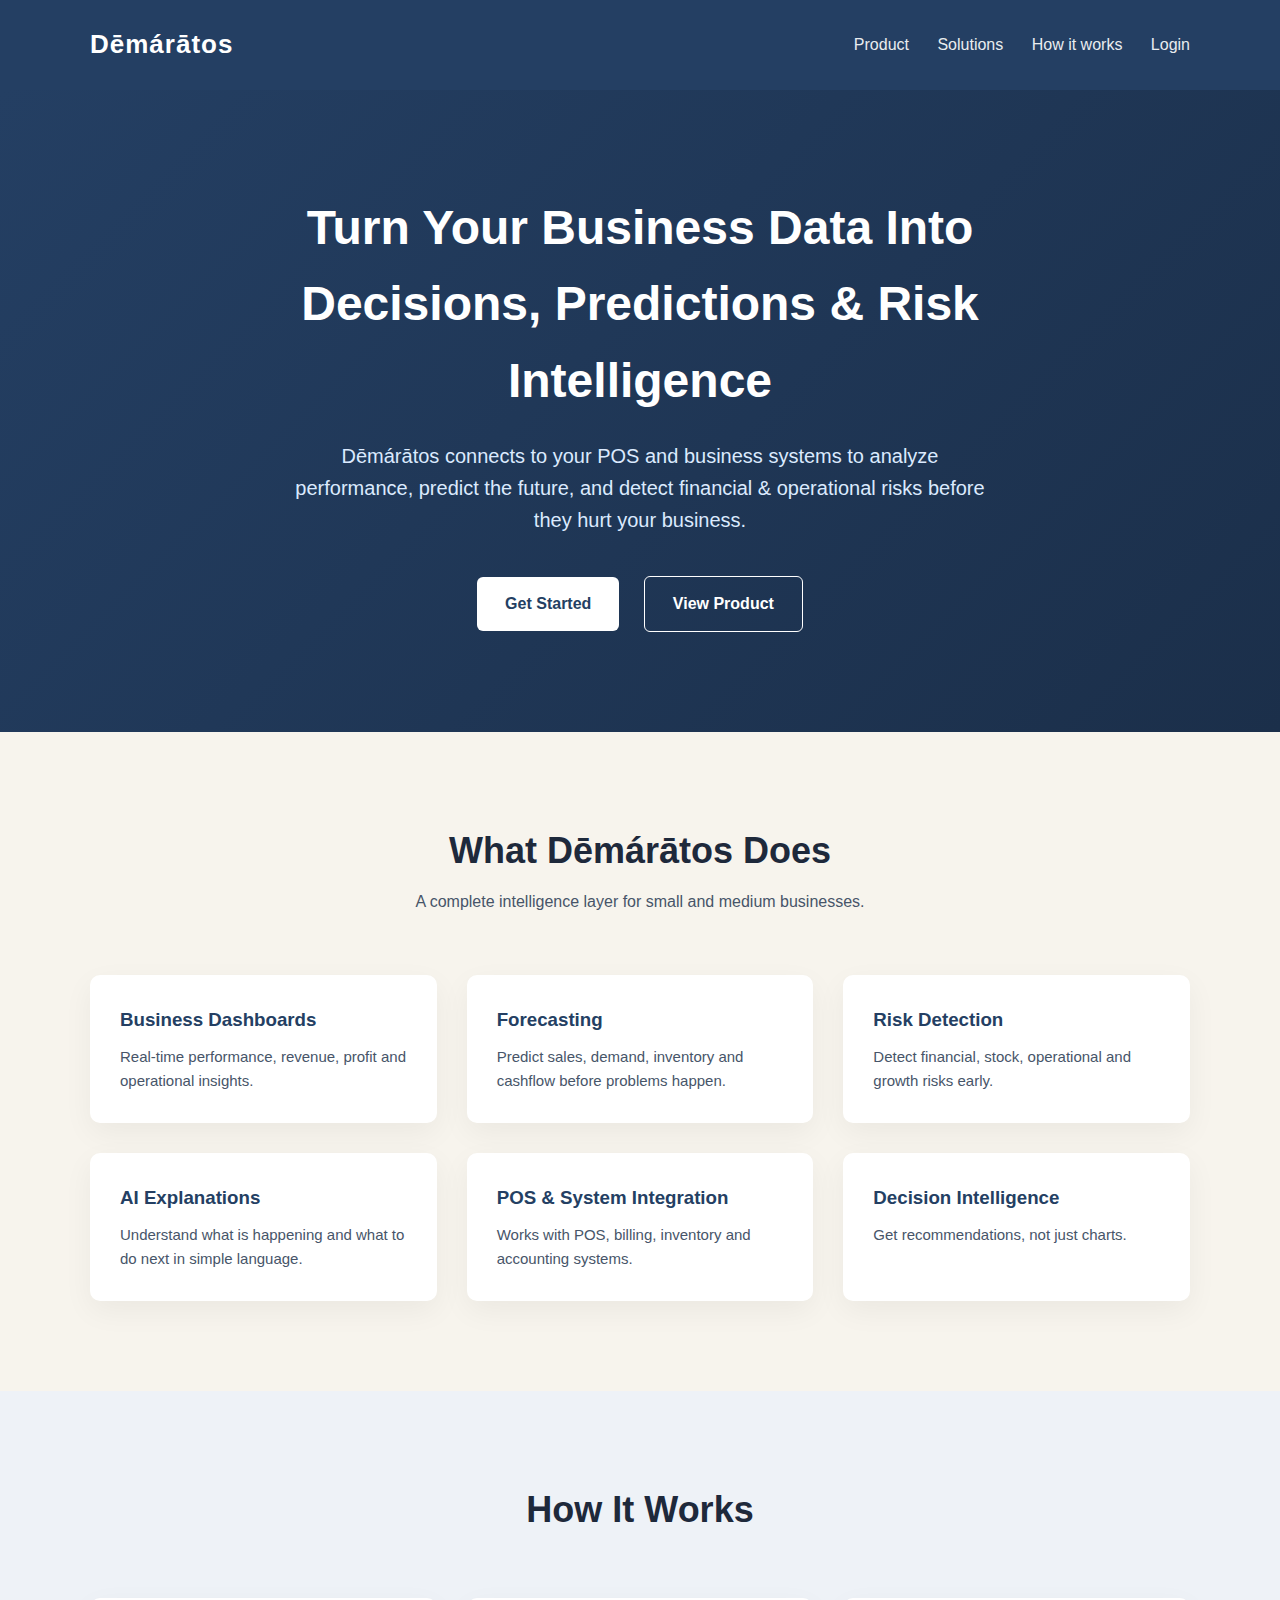
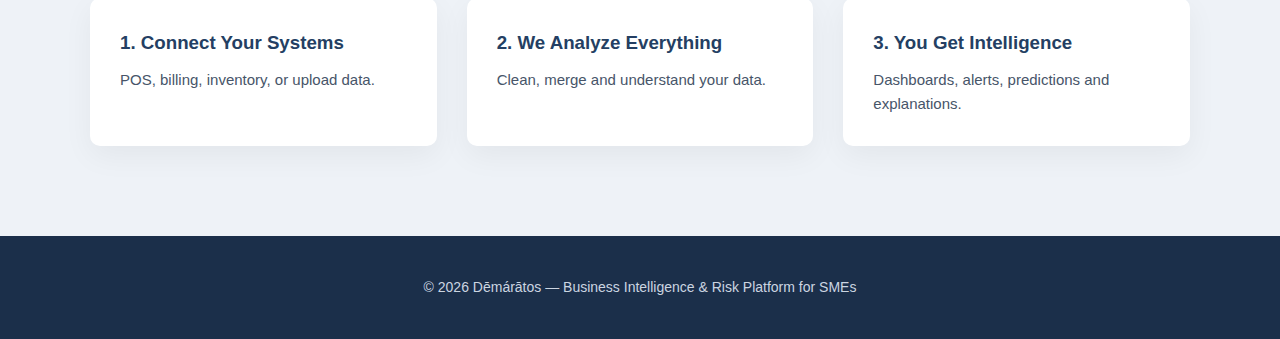
<file: index2.html>
<!DOCTYPE html>
<html lang="en">
<head>
  <meta charset="UTF-8" />
  <title>Dēmárātos — Business Intelligence & Risk Management</title>
  <meta name="viewport" content="width=device-width, initial-scale=1.0"/>

  <style>
    :root {
      --navy: #243f63;
      --navy-dark: #1b2f4a;
      --blue: #3b5f8a;
      --cream: #f7f4ed;
      --text-dark: #1e293b;
      --text-muted: #475569;
    }

    * {
      margin: 0;
      padding: 0;
      box-sizing: border-box;
      font-family: "Inter", "Segoe UI", sans-serif;
    }

    body {
      background: var(--cream);
      color: var(--text-dark);
      line-height: 1.6;
    }

    header {
      background: var(--navy);
      color: white;
      padding: 24px 0;
    }

    .container {
      width: 1100px;
      max-width: 92%;
      margin: auto;
    }

    nav {
      display: flex;
      justify-content: space-between;
      align-items: center;
    }

    .logo {
      font-size: 26px;
      font-weight: 700;
      letter-spacing: 1px;
    }

    nav a {
      color: white;
      text-decoration: none;
      margin-left: 24px;
      font-weight: 500;
      opacity: 0.9;
    }

    nav a:hover {
      opacity: 1;
    }

    .hero {
      background: linear-gradient(135deg, var(--navy), var(--navy-dark));
      color: white;
      padding: 100px 0;
      text-align: center;
    }

    .hero h1 {
      font-size: 48px;
      margin-bottom: 20px;
      max-width: 900px;
      margin-inline: auto;
    }

    .hero p {
      font-size: 20px;
      color: #dbeafe;
      max-width: 700px;
      margin: auto;
    }

    .hero .buttons {
      margin-top: 40px;
    }

    .btn {
      display: inline-block;
      padding: 14px 28px;
      border-radius: 6px;
      text-decoration: none;
      font-weight: 600;
      margin: 0 10px;
    }

    .btn-primary {
      background: white;
      color: var(--navy);
    }

    .btn-secondary {
      border: 1px solid white;
      color: white;
    }

    section {
      padding: 90px 0;
    }

    .section-title {
      text-align: center;
      margin-bottom: 60px;
    }

    .section-title h2 {
      font-size: 36px;
      margin-bottom: 10px;
    }

    .section-title p {
      color: var(--text-muted);
      max-width: 600px;
      margin: auto;
    }

    .grid {
      display: grid;
      grid-template-columns: repeat(auto-fit, minmax(260px, 1fr));
      gap: 30px;
    }

    .card {
      background: white;
      padding: 30px;
      border-radius: 10px;
      box-shadow: 0 10px 30px rgba(0,0,0,0.05);
    }

    .card h3 {
      margin-bottom: 10px;
      color: var(--navy);
    }

    .card p {
      color: var(--text-muted);
      font-size: 15px;
    }

    .how {
      background: #eef2f7;
    }

    footer {
      background: var(--navy-dark);
      color: #cbd5e1;
      padding: 40px 0;
      text-align: center;
      font-size: 14px;
    }

    @media (max-width: 700px) {
      .hero h1 {
        font-size: 32px;
      }
    }
  </style>
</head>
<body>

<header>
  <div class="container">
    <nav>
      <div class="logo">Dēmárātos</div>
      <div>
        <a href="#product">Product</a>
        <a href="#solutions">Solutions</a>
        <a href="#how">How it works</a>
        <a href="login.html">Login</a>
      </div>
    </nav>
  </div>
</header>

<section class="hero">
  <div class="container">
    <h1>Turn Your Business Data Into Decisions, Predictions & Risk Intelligence</h1>
    <p>Dēmárātos connects to your POS and business systems to analyze performance, predict the future, and detect financial & operational risks before they hurt your business.</p>

    <div class="buttons">
      <a href="login.html" class="btn btn-primary">Get Started</a>
      <a href="#product" class="btn btn-secondary">View Product</a>
    </div>
  </div>
</section>

<section id="product">
  <div class="container">
    <div class="section-title">
      <h2>What Dēmárātos Does</h2>
      <p>A complete intelligence layer for small and medium businesses.</p>
    </div>

    <div class="grid">
      <div class="card">
        <h3>Business Dashboards</h3>
        <p>Real-time performance, revenue, profit and operational insights.</p>
      </div>
      <div class="card">
        <h3>Forecasting</h3>
        <p>Predict sales, demand, inventory and cashflow before problems happen.</p>
      </div>
      <div class="card">
        <h3>Risk Detection</h3>
        <p>Detect financial, stock, operational and growth risks early.</p>
      </div>
      <div class="card">
        <h3>AI Explanations</h3>
        <p>Understand what is happening and what to do next in simple language.</p>
      </div>
      <div class="card">
        <h3>POS & System Integration</h3>
        <p>Works with POS, billing, inventory and accounting systems.</p>
      </div>
      <div class="card">
        <h3>Decision Intelligence</h3>
        <p>Get recommendations, not just charts.</p>
      </div>
    </div>
  </div>
</section>

<section class="how" id="how">
  <div class="container">
    <div class="section-title">
      <h2>How It Works</h2>
    </div>

    <div class="grid">
      <div class="card">
        <h3>1. Connect Your Systems</h3>
        <p>POS, billing, inventory, or upload data.</p>
      </div>
      <div class="card">
        <h3>2. We Analyze Everything</h3>
        <p>Clean, merge and understand your data.</p>
      </div>
      <div class="card">
        <h3>3. You Get Intelligence</h3>
        <p>Dashboards, alerts, predictions and explanations.</p>
      </div>
    </div>
  </div>
</section>

<footer>
  <div class="container">
    © 2026 Dēmárātos — Business Intelligence & Risk Platform for SMEs
  </div>
</footer>

</body>
</html>
</file>
